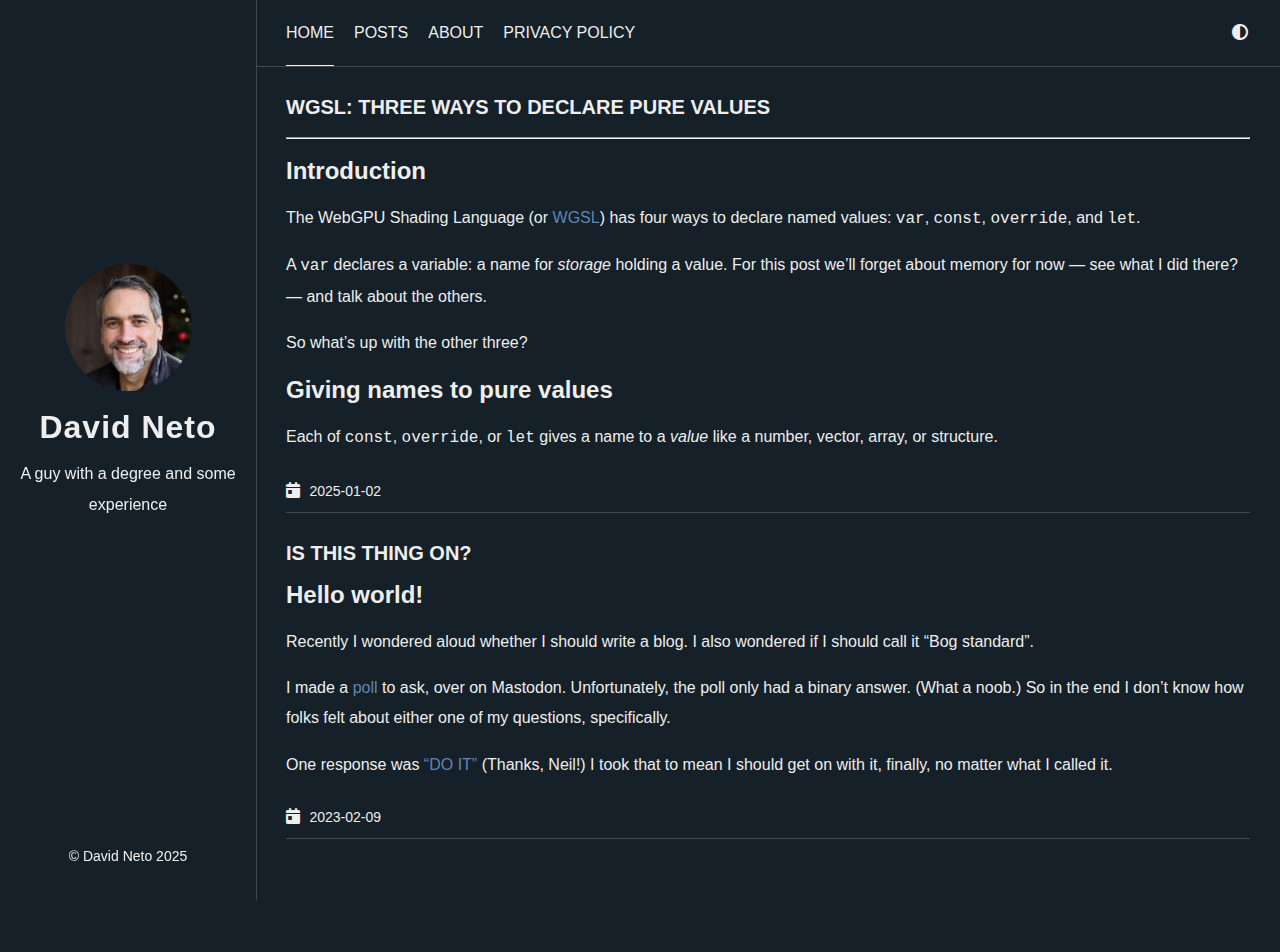
<file: index.html>
<!doctype html><html dir=ltr lang=en data-theme=dark class="html theme--dark"><head><meta charset=utf-8><title>David Neto
|
Afflatus detritus
</title><meta name=generator content="Hugo 0.140.2"><meta name=viewport content="width=device-width,initial-scale=1,viewport-fit=cover"><meta name=author content="David Neto"><meta name=description content="A guy with a degree and some experience"><link rel=stylesheet href=/scss/main.min.8573ccbcce9adb4803b05cc0cc2c1a2320227009e14b84f4ad07ef744f54a09b.css integrity="sha256-hXPMvM6a20gDsFzAzCwaIyAicAnhS4T0rQfvdE9UoJs=" crossorigin=anonymous type=text/css><link rel=stylesheet href=/css/markupHighlight.min.73ccfdf28df555e11009c13c20ced067af3cb021504cba43644c705930428b00.css integrity="sha256-c8z98o31VeEQCcE8IM7QZ688sCFQTLpDZExwWTBCiwA=" crossorigin=anonymous type=text/css><link rel=stylesheet href=/css/styles.min.9648e1953b0025dae07f9c5160c627e57270deca36fbdcea289f9c852952a08b.css integrity="sha256-lkjhlTsAJdrgf5xRYMYn5XJw3so2+9zqKJ+chSlSoIs=" crossorigin=anonymous media=screen><link rel=stylesheet href=/fontawesome/css/fontawesome.min.137b1cf3cea9a8adb7884343a9a5ddddf4280f59153f74dc782fb7f7bf0d0519.css integrity="sha256-E3sc886pqK23iENDqaXd3fQoD1kVP3TceC+3978NBRk=" crossorigin=anonymous type=text/css><link rel=stylesheet href=/fontawesome/css/solid.min.e65dc5b48fb5f39b142360c57c3a215744c94e56c755c929cc3e88fe12aab4d3.css integrity="sha256-5l3FtI+185sUI2DFfDohV0TJTlbHVckpzD6I/hKqtNM=" crossorigin=anonymous type=text/css><link rel=stylesheet href=/fontawesome/css/regular.min.6f4f16d58da1c82c0c3a3436e021a3d39b4742f741192c546e73e947eacfd92f.css integrity="sha256-b08W1Y2hyCwMOjQ24CGj05tHQvdBGSxUbnPpR+rP2S8=" crossorigin=anonymous type=text/css><link rel=stylesheet href=/fontawesome/css/brands.min.e10425ad768bc98ff1fb272a0ac8420f9d1ba22f0612c08ff1010c95080ffe7e.css integrity="sha256-4QQlrXaLyY/x+ycqCshCD50boi8GEsCP8QEMlQgP/n4=" crossorigin=anonymous type=text/css><link rel="shortcut icon" href=/favicon.ico type=image/x-icon><link rel=apple-touch-icon sizes=180x180 href=/apple-touch-icon.png><link rel=icon type=image/png sizes=32x32 href=/favicon-32x32.png><link rel=icon type=image/png sizes=16x16 href=/favicon-16x16.png><link rel=canonical href=https://www.dneto.dev/><link rel=alternate type=application/rss+xml href=/index.xml title="Afflatus detritus"><script type=text/javascript src=/js/anatole-header.min.f9132794301a01ff16550ed66763482bd848f62243d278f5e550229a158bfd32.js integrity="sha256-+RMnlDAaAf8WVQ7WZ2NIK9hI9iJD0nj15VAimhWL/TI=" crossorigin=anonymous></script><script type=text/javascript src=/js/anatole-theme-switcher.min.d6d329d93844b162e8bed1e915619625ca91687952177552b9b3e211014a2957.js integrity="sha256-1tMp2ThEsWLovtHpFWGWJcqRaHlSF3VSubPiEQFKKVc=" crossorigin=anonymous></script><meta name=twitter:card content="summary"><meta name=twitter:title content="Afflatus detritus"><meta name=twitter:description content="A guy with a degree and some experience"><meta property="og:url" content="https://www.dneto.dev/"><meta property="og:site_name" content="Afflatus detritus"><meta property="og:title" content="Afflatus detritus"><meta property="og:description" content="A guy with a degree and some experience"><meta property="og:locale" content="en_us"><meta property="og:type" content="website"><script type=application/ld+json>{"@context":"http://schema.org","@type":"WebSite","name":"Afflatus detritus","url":"https:\/\/www.dneto.dev\/","description":"A guy with a degree and some experience","thumbnailUrl":"https:\/\/www.dneto.dev\/","license":""}</script></head><body class=body><div class=wrapper><aside class=wrapper__sidebar><div class="sidebar
."><div class=sidebar__content><div class=sidebar__introduction><img class=sidebar__introduction-profileimage src=/images/profile.webp alt="profile picture"><div class=sidebar__introduction-title><h1><a href=/>David Neto</a></h1></div><div class=sidebar__introduction-description><p>A guy with a degree and some experience</p></div></div><ul class=sidebar__list></ul></div><footer class="footer footer__sidebar"><ul class=footer__list><li class=footer__item>&copy;
David Neto
2025</li></ul></footer><script type=text/javascript src=/js/medium-zoom.min.1248fa75275e5ef0cbef27e8c1e27dc507c445ae3a2c7d2ed0be0809555dac64.js integrity="sha256-Ekj6dSdeXvDL7yfoweJ9xQfERa46LH0u0L4ICVVdrGQ=" crossorigin=anonymous></script><script async src="https://www.googletagmanager.com/gtag/js?id=G-920QQBQFLX"></script><script>window.dataLayer=window.dataLayer||[];function gtag(){dataLayer.push(arguments)}gtag("js",new Date),gtag("config","G-920QQBQFLX")</script></div></aside><main class=wrapper__main><header class=header><div class=.><a role=button class=navbar-burger data-target=navMenu aria-label=menu aria-expanded=false><span aria-hidden=true class=navbar-burger__line></span>
<span aria-hidden=true class=navbar-burger__line></span>
<span aria-hidden=true class=navbar-burger__line></span></a><nav class=nav><ul class=nav__list id=navMenu><li class=nav__list-item><a class=nav__link--active href=/ title>Home</a></li><li class=nav__list-item><a href=/posts/ title>Posts</a></li><li class=nav__list-item><a href=/about/ title>About</a></li><li class=nav__list-item><a href=/privacy/ title>Privacy policy</a></li></ul><ul class="nav__list nav__list--end"><li class=nav__list-item><div class=themeswitch><a title="Switch Theme"><i class="fas fa-adjust fa-fw" aria-hidden=true></i></a></div></li></ul></nav></div></header><div class="post
."><div class=post__content></div></div><div class="post
."><div class=post__content><h3><a href=/posts/2025/wgsl-evaluation-phase/>WGSL: THREE WAYS TO DECLARE PURE VALUES</a></h3><p><hr><h2 id=introduction>Introduction</h2><p>The WebGPU Shading Language (or <a href=w3.org/TR/WGSL>WGSL</a>)
has four ways to declare named values: <code>var</code>, <code>const</code>, <code>override</code>, and <code>let</code>.</p><p>A <code>var</code> declares a variable: a name for <em>storage</em> holding a value.
For this post we&rsquo;ll forget about memory for now
&mdash; see what I did there? &mdash; and talk about the others.</p><p>So what&rsquo;s up with the other three?</p><h2 id=giving-names-to-pure-values>Giving names to pure values</h2><p>Each of <code>const</code>, <code>override</code>, or <code>let</code> gives a name to a <em>value</em> like a number, vector, array,
or structure.</p></p></div><div class=post__footer><em class="fas fa-calendar-day"></em>
<span class=post__footer-date>2025-01-02</span></div></div><div class="post
."><div class=post__content><h3><a href=/posts/2023/my-first-post/>IS THIS THING ON?</a></h3><p><h2 id=hello-world>Hello world!</h2><p>Recently I wondered aloud whether I should write a blog.
I also wondered if I should call it &ldquo;Bog standard&rdquo;.</p><p>I made a <a href=https://mastodon.gamedev.place/@dneto/109772457055894516>poll</a> to ask, over on Mastodon.
Unfortunately, the poll only had a binary answer. (What a noob.)
So in the end I don&rsquo;t know how folks felt about either one of my questions, specifically.</p><p>One response was <a href=https://mastodon.gamedev.place/@sheredom/109772462178688976>&ldquo;DO IT&rdquo;</a> (Thanks, Neil!)
I took that to mean I should get on with it, finally, no matter what I called it.</p></p></div><div class=post__footer><em class="fas fa-calendar-day"></em>
<span class=post__footer-date>2023-02-09</span></div></div><div class=pagination></div></main></div><footer class="footer footer__base"><ul class=footer__list><li class=footer__item>&copy;
David Neto
2025</li></ul></footer><script type=text/javascript src=/js/medium-zoom.min.1248fa75275e5ef0cbef27e8c1e27dc507c445ae3a2c7d2ed0be0809555dac64.js integrity="sha256-Ekj6dSdeXvDL7yfoweJ9xQfERa46LH0u0L4ICVVdrGQ=" crossorigin=anonymous></script><script async src="https://www.googletagmanager.com/gtag/js?id=G-920QQBQFLX"></script><script>window.dataLayer=window.dataLayer||[];function gtag(){dataLayer.push(arguments)}gtag("js",new Date),gtag("config","G-920QQBQFLX")</script></body></html>
</file>
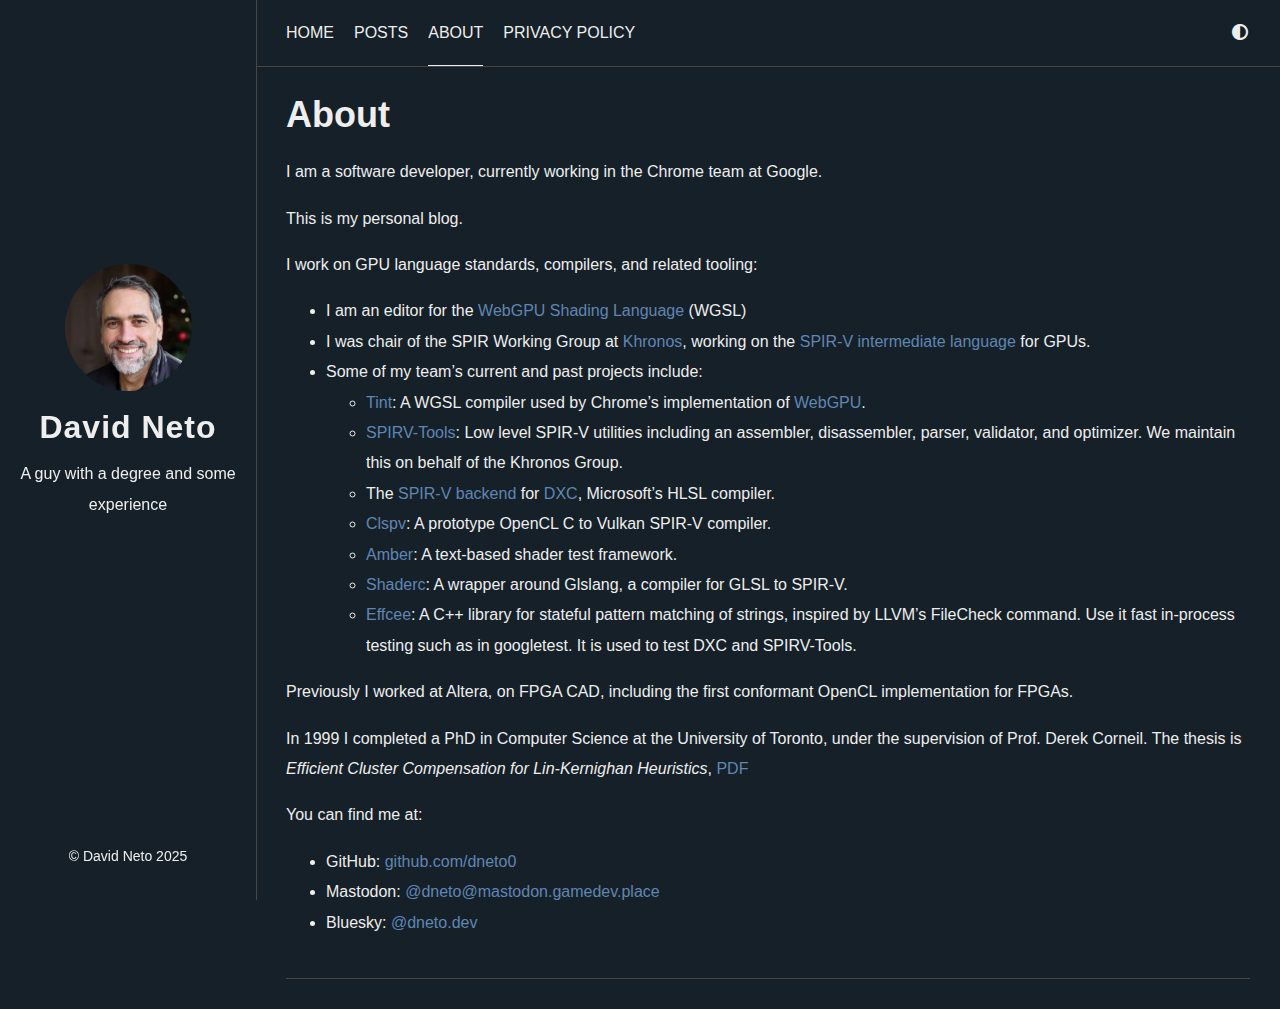
<file: about/index.html>
<!doctype html><html dir=ltr lang=en data-theme=dark class="html theme--dark"><head><meta charset=utf-8><title>David Neto
|
About
</title><meta name=generator content="Hugo 0.140.2"><meta name=viewport content="width=device-width,initial-scale=1,viewport-fit=cover"><meta name=author content="David Neto"><meta name=description content="A guy with a degree and some experience"><link rel=stylesheet href=/scss/main.min.8573ccbcce9adb4803b05cc0cc2c1a2320227009e14b84f4ad07ef744f54a09b.css integrity="sha256-hXPMvM6a20gDsFzAzCwaIyAicAnhS4T0rQfvdE9UoJs=" crossorigin=anonymous type=text/css><link rel=stylesheet href=/css/markupHighlight.min.73ccfdf28df555e11009c13c20ced067af3cb021504cba43644c705930428b00.css integrity="sha256-c8z98o31VeEQCcE8IM7QZ688sCFQTLpDZExwWTBCiwA=" crossorigin=anonymous type=text/css><link rel=stylesheet href=/css/styles.min.9648e1953b0025dae07f9c5160c627e57270deca36fbdcea289f9c852952a08b.css integrity="sha256-lkjhlTsAJdrgf5xRYMYn5XJw3so2+9zqKJ+chSlSoIs=" crossorigin=anonymous media=screen><link rel=stylesheet href=/fontawesome/css/fontawesome.min.137b1cf3cea9a8adb7884343a9a5ddddf4280f59153f74dc782fb7f7bf0d0519.css integrity="sha256-E3sc886pqK23iENDqaXd3fQoD1kVP3TceC+3978NBRk=" crossorigin=anonymous type=text/css><link rel=stylesheet href=/fontawesome/css/solid.min.e65dc5b48fb5f39b142360c57c3a215744c94e56c755c929cc3e88fe12aab4d3.css integrity="sha256-5l3FtI+185sUI2DFfDohV0TJTlbHVckpzD6I/hKqtNM=" crossorigin=anonymous type=text/css><link rel=stylesheet href=/fontawesome/css/regular.min.6f4f16d58da1c82c0c3a3436e021a3d39b4742f741192c546e73e947eacfd92f.css integrity="sha256-b08W1Y2hyCwMOjQ24CGj05tHQvdBGSxUbnPpR+rP2S8=" crossorigin=anonymous type=text/css><link rel=stylesheet href=/fontawesome/css/brands.min.e10425ad768bc98ff1fb272a0ac8420f9d1ba22f0612c08ff1010c95080ffe7e.css integrity="sha256-4QQlrXaLyY/x+ycqCshCD50boi8GEsCP8QEMlQgP/n4=" crossorigin=anonymous type=text/css><link rel="shortcut icon" href=/favicon.ico type=image/x-icon><link rel=apple-touch-icon sizes=180x180 href=/apple-touch-icon.png><link rel=icon type=image/png sizes=32x32 href=/favicon-32x32.png><link rel=icon type=image/png sizes=16x16 href=/favicon-16x16.png><link rel=canonical href=https://www.dneto.dev/about/><script type=text/javascript src=/js/anatole-header.min.f9132794301a01ff16550ed66763482bd848f62243d278f5e550229a158bfd32.js integrity="sha256-+RMnlDAaAf8WVQ7WZ2NIK9hI9iJD0nj15VAimhWL/TI=" crossorigin=anonymous></script><script type=text/javascript src=/js/anatole-theme-switcher.min.d6d329d93844b162e8bed1e915619625ca91687952177552b9b3e211014a2957.js integrity="sha256-1tMp2ThEsWLovtHpFWGWJcqRaHlSF3VSubPiEQFKKVc=" crossorigin=anonymous></script><meta name=twitter:card content="summary"><meta name=twitter:title content="About"><meta name=twitter:description content="I am a software developer, currently working in the Chrome team at Google.
This is my personal blog.
I work on GPU language standards, compilers, and related tooling:
I am an editor for the WebGPU Shading Language (WGSL) I was chair of the SPIR Working Group at Khronos, working on the SPIR-V intermediate language for GPUs. Some of my team’s current and past projects include: Tint: A WGSL compiler used by Chrome’s implementation of WebGPU. SPIRV-Tools: Low level SPIR-V utilities including an assembler, disassembler, parser, validator, and optimizer. We maintain this on behalf of the Khronos Group. The SPIR-V backend for DXC, Microsoft’s HLSL compiler. Clspv: A prototype OpenCL C to Vulkan SPIR-V compiler. Amber: A text-based shader test framework. Shaderc: A wrapper around Glslang, a compiler for GLSL to SPIR-V. Effcee: A C++ library for stateful pattern matching of strings, inspired by LLVM’s FileCheck command. Use it fast in-process testing such as in googletest. It is used to test DXC and SPIRV-Tools. Previously I worked at Altera, on FPGA CAD, including the first conformant OpenCL implementation for FPGAs."><meta property="og:url" content="https://www.dneto.dev/about/"><meta property="og:site_name" content="Afflatus detritus"><meta property="og:title" content="About"><meta property="og:description" content="I am a software developer, currently working in the Chrome team at Google.
This is my personal blog.
I work on GPU language standards, compilers, and related tooling:
I am an editor for the WebGPU Shading Language (WGSL) I was chair of the SPIR Working Group at Khronos, working on the SPIR-V intermediate language for GPUs. Some of my team’s current and past projects include: Tint: A WGSL compiler used by Chrome’s implementation of WebGPU. SPIRV-Tools: Low level SPIR-V utilities including an assembler, disassembler, parser, validator, and optimizer. We maintain this on behalf of the Khronos Group. The SPIR-V backend for DXC, Microsoft’s HLSL compiler. Clspv: A prototype OpenCL C to Vulkan SPIR-V compiler. Amber: A text-based shader test framework. Shaderc: A wrapper around Glslang, a compiler for GLSL to SPIR-V. Effcee: A C++ library for stateful pattern matching of strings, inspired by LLVM’s FileCheck command. Use it fast in-process testing such as in googletest. It is used to test DXC and SPIRV-Tools. Previously I worked at Altera, on FPGA CAD, including the first conformant OpenCL implementation for FPGAs."><meta property="og:locale" content="en_us"><meta property="og:type" content="article"><meta property="article:published_time" content="2023-02-10T01:12:35-05:00"><meta property="article:modified_time" content="2023-02-10T01:12:35-05:00"><script type=application/ld+json>{"@context":"http://schema.org","@type":"BlogPosting","articleSection":"","name":"About","headline":"About","alternativeHeadline":"","description":"
      
        \u003cp\u003eI am a software developer, currently working in the Chrome team at Google.\u003c\/p\u003e\n\u003cp\u003eThis is my personal blog.\u003c\/p\u003e\n\u003cp\u003eI work on GPU language standards, compilers, and related tooling:\u003c\/p\u003e\n\u003cul\u003e\n\u003cli\u003eI am an editor for the \u003ca href=\u0022https:\/\/w3.org\/TR\/WGSL\u0022\u003eWebGPU Shading Language\u003c\/a\u003e (WGSL)\u003c\/li\u003e\n\u003cli\u003eI was chair of the SPIR Working Group at \u003ca href=\u0022https:\/\/khronos.org\u0022\u003eKhronos\u003c\/a\u003e, working on the \u003ca href=\u0022https:\/\/khronos.org\/spir\u0022\u003eSPIR-V intermediate language\u003c\/a\u003e for GPUs.\u003c\/li\u003e\n\u003cli\u003eSome of my team\u0026rsquo;s current and past projects include:\n\u003cul\u003e\n\u003cli\u003e\u003ca href=\u0022https:\/\/dawn.googlesource.com\/dawn\/\u002b\/refs\/heads\/main\/src\/tint\/\u0022\u003eTint\u003c\/a\u003e: A WGSL compiler used by\nChrome\u0026rsquo;s implementation of \u003ca href=\u0022https:\/\/w3.org\/TR\/webgpu\u0022\u003eWebGPU\u003c\/a\u003e.\u003c\/li\u003e\n\u003cli\u003e\u003ca href=\u0022https:\/\/github.com\/KhronosGroup\/SPIRV-Tools\u0022\u003eSPIRV-Tools\u003c\/a\u003e: Low level SPIR-V\nutilities including an assembler, disassembler, parser, validator, and optimizer.\nWe maintain this on behalf of the Khronos Group.\u003c\/li\u003e\n\u003cli\u003eThe \u003ca href=\u0022https:\/\/github.com\/microsoft\/DirectXShaderCompiler\/blob\/main\/docs\/SPIR-V.rst\u0022\u003eSPIR-V backend\u003c\/a\u003e\nfor \u003ca href=\u0022https:\/\/github.com\/microsoft\/DirectXShaderCompiler\u0022\u003eDXC\u003c\/a\u003e, Microsoft\u0026rsquo;s HLSL compiler.\u003c\/li\u003e\n\u003cli\u003e\u003ca href=\u0022https:\/\/github.com\/google\/clspv\u0022\u003eClspv\u003c\/a\u003e: A prototype OpenCL C to Vulkan SPIR-V compiler.\u003c\/li\u003e\n\u003cli\u003e\u003ca href=\u0022https:\/\/github.com\/google\/amber\u0022\u003eAmber\u003c\/a\u003e: A text-based shader test framework.\u003c\/li\u003e\n\u003cli\u003e\u003ca href=\u0022https:\/\/github.com\/google\/shaderc\u0022\u003eShaderc\u003c\/a\u003e: A wrapper around Glslang, a compiler for GLSL to SPIR-V.\u003c\/li\u003e\n\u003cli\u003e\u003ca href=\u0022https:\/\/github.com\/google\/effcee\u0022\u003eEffcee\u003c\/a\u003e:\nA C\u002b\u002b library for stateful pattern matching of strings, inspired by LLVM\u0026rsquo;s FileCheck command.\nUse it fast in-process testing such as in googletest.\nIt is used to test DXC and SPIRV-Tools.\u003c\/li\u003e\n\u003c\/ul\u003e\n\u003c\/li\u003e\n\u003c\/ul\u003e\n\u003cp\u003ePreviously I worked at Altera, on FPGA CAD, including the first conformant OpenCL implementation for FPGAs.\u003c\/p\u003e


      


    ","inLanguage":"en-us","isFamilyFriendly":"true","mainEntityOfPage":{"@type":"WebPage","@id":"https:\/\/www.dneto.dev\/about\/"},"author":{"@type":"Person","name":"David Neto"},"creator":{"@type":"Person","name":"David Neto"},"accountablePerson":{"@type":"Person","name":"David Neto"},"copyrightHolder":{"@type":"Person","name":"David Neto"},"copyrightYear":"2023","dateCreated":"2023-02-10T01:12:35.00Z","datePublished":"2023-02-10T01:12:35.00Z","dateModified":"2023-02-10T01:12:35.00Z","publisher":{"@type":"Organization","name":"David Neto","url":"https://www.dneto.dev/","logo":{"@type":"ImageObject","url":"https:\/\/www.dneto.dev\/favicon-32x32.png","width":"32","height":"32"}},"image":[],"url":"https:\/\/www.dneto.dev\/about\/","wordCount":"221","genre":[],"keywords":[]}</script></head><body class=body><div class=wrapper><aside class=wrapper__sidebar><div class="sidebar
."><div class=sidebar__content><div class=sidebar__introduction><img class=sidebar__introduction-profileimage src=/images/profile.webp alt="profile picture"><div class=sidebar__introduction-title><a href=/>David Neto</a></div><div class=sidebar__introduction-description><p>A guy with a degree and some experience</p></div></div><ul class=sidebar__list></ul></div><footer class="footer footer__sidebar"><ul class=footer__list><li class=footer__item>&copy;
David Neto
2025</li></ul></footer><script type=text/javascript src=/js/medium-zoom.min.1248fa75275e5ef0cbef27e8c1e27dc507c445ae3a2c7d2ed0be0809555dac64.js integrity="sha256-Ekj6dSdeXvDL7yfoweJ9xQfERa46LH0u0L4ICVVdrGQ=" crossorigin=anonymous></script><script async src="https://www.googletagmanager.com/gtag/js?id=G-920QQBQFLX"></script><script>window.dataLayer=window.dataLayer||[];function gtag(){dataLayer.push(arguments)}gtag("js",new Date),gtag("config","G-920QQBQFLX")</script></div></aside><main class=wrapper__main><header class=header><div class=.><a role=button class=navbar-burger data-target=navMenu aria-label=menu aria-expanded=false><span aria-hidden=true class=navbar-burger__line></span>
<span aria-hidden=true class=navbar-burger__line></span>
<span aria-hidden=true class=navbar-burger__line></span></a><nav class=nav><ul class=nav__list id=navMenu><li class=nav__list-item><a href=/ title>Home</a></li><li class=nav__list-item><a href=/posts/ title>Posts</a></li><li class=nav__list-item><a class=nav__link--active href=/about/ title>About</a></li><li class=nav__list-item><a href=/privacy/ title>Privacy policy</a></li></ul><ul class="nav__list nav__list--end"><li class=nav__list-item><div class=themeswitch><a title="Switch Theme"><i class="fas fa-adjust fa-fw" aria-hidden=true></i></a></div></li></ul></nav></div></header><div class="post
."><div class=post__content><h1>About</h1><p>I am a software developer, currently working in the Chrome team at Google.</p><p>This is my personal blog.</p><p>I work on GPU language standards, compilers, and related tooling:</p><ul><li>I am an editor for the <a href=https://w3.org/TR/WGSL>WebGPU Shading Language</a> (WGSL)</li><li>I was chair of the SPIR Working Group at <a href=https://khronos.org>Khronos</a>, working on the <a href=https://khronos.org/spir>SPIR-V intermediate language</a> for GPUs.</li><li>Some of my team&rsquo;s current and past projects include:<ul><li><a href=https://dawn.googlesource.com/dawn/+/refs/heads/main/src/tint/>Tint</a>: A WGSL compiler used by
Chrome&rsquo;s implementation of <a href=https://w3.org/TR/webgpu>WebGPU</a>.</li><li><a href=https://github.com/KhronosGroup/SPIRV-Tools>SPIRV-Tools</a>: Low level SPIR-V
utilities including an assembler, disassembler, parser, validator, and optimizer.
We maintain this on behalf of the Khronos Group.</li><li>The <a href=https://github.com/microsoft/DirectXShaderCompiler/blob/main/docs/SPIR-V.rst>SPIR-V backend</a>
for <a href=https://github.com/microsoft/DirectXShaderCompiler>DXC</a>, Microsoft&rsquo;s HLSL compiler.</li><li><a href=https://github.com/google/clspv>Clspv</a>: A prototype OpenCL C to Vulkan SPIR-V compiler.</li><li><a href=https://github.com/google/amber>Amber</a>: A text-based shader test framework.</li><li><a href=https://github.com/google/shaderc>Shaderc</a>: A wrapper around Glslang, a compiler for GLSL to SPIR-V.</li><li><a href=https://github.com/google/effcee>Effcee</a>:
A C++ library for stateful pattern matching of strings, inspired by LLVM&rsquo;s FileCheck command.
Use it fast in-process testing such as in googletest.
It is used to test DXC and SPIRV-Tools.</li></ul></li></ul><p>Previously I worked at Altera, on FPGA CAD, including the first conformant OpenCL implementation for FPGAs.</p><p>In 1999 I completed a PhD in Computer Science at the University of Toronto,
under the supervision of Prof. Derek Corneil.
The thesis is <em>Efficient Cluster Compensation for Lin-Kernighan Heuristics</em>, <a href=http://www.cs.toronto.edu/dcs/theses/PhD/1998-99/Neto.phd.pdf>PDF</a></p><p>You can find me at:</p><ul><li>GitHub: <a href=https://github.com/dneto0>github.com/dneto0</a></li><li>Mastodon: <a href=https://mastodon.gamedev.place/@dneto>@dneto@mastodon.gamedev.place</a></li><li>Bluesky: <a href=https://bsky.app/profile/dneto.dev>@dneto.dev</a></li></ul></div><div class=post__footer></div></div></main></div><footer class="footer footer__base"><ul class=footer__list><li class=footer__item>&copy;
David Neto
2025</li></ul></footer><script type=text/javascript src=/js/medium-zoom.min.1248fa75275e5ef0cbef27e8c1e27dc507c445ae3a2c7d2ed0be0809555dac64.js integrity="sha256-Ekj6dSdeXvDL7yfoweJ9xQfERa46LH0u0L4ICVVdrGQ=" crossorigin=anonymous></script><script async src="https://www.googletagmanager.com/gtag/js?id=G-920QQBQFLX"></script><script>window.dataLayer=window.dataLayer||[];function gtag(){dataLayer.push(arguments)}gtag("js",new Date),gtag("config","G-920QQBQFLX")</script></body></html>
</file>
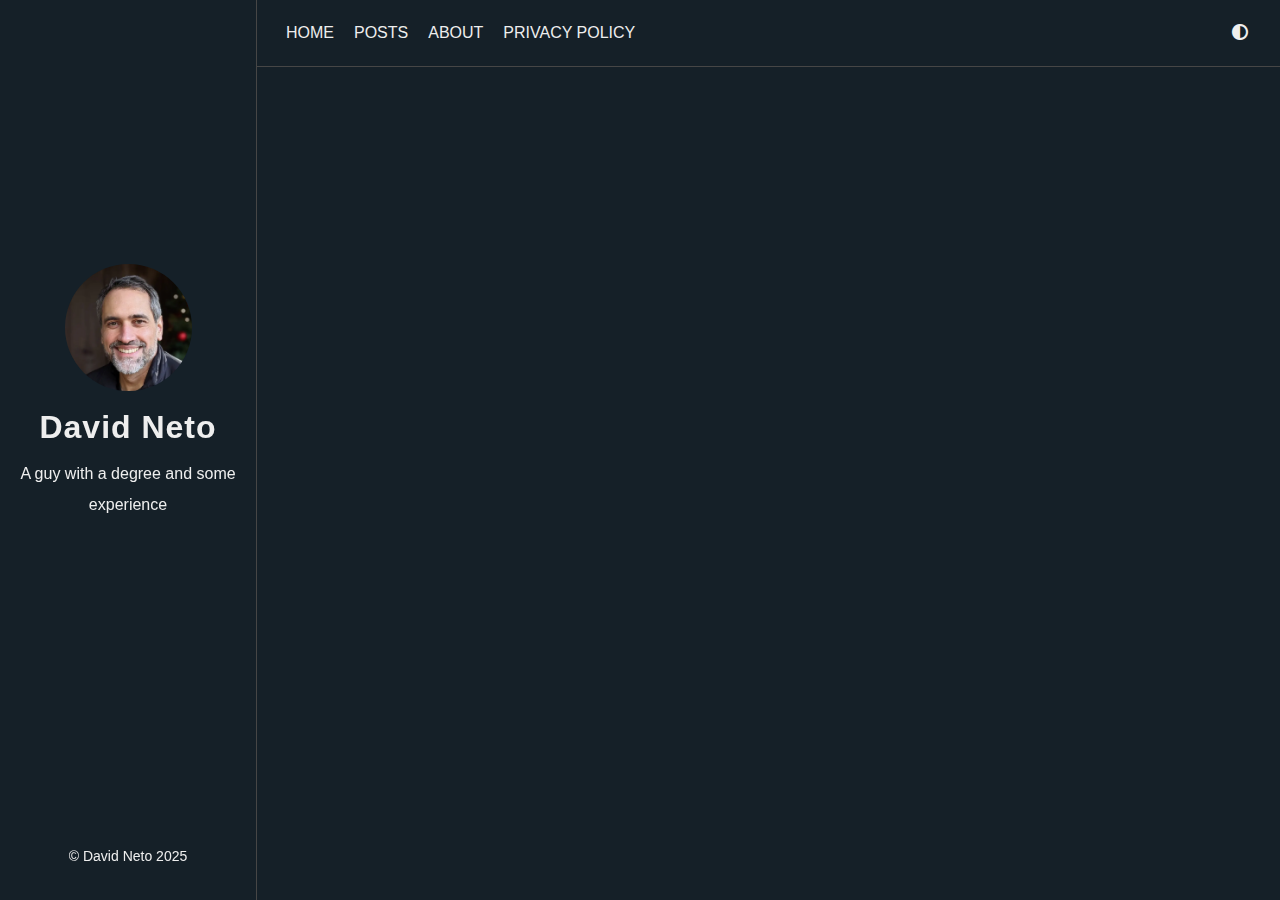
<file: categories/index.html>
<!doctype html><html dir=ltr lang=en data-theme=dark class="html theme--dark"><head><meta charset=utf-8><title>David Neto
|
Categories
</title><meta name=generator content="Hugo 0.140.2"><meta name=viewport content="width=device-width,initial-scale=1,viewport-fit=cover"><meta name=author content="David Neto"><meta name=description content="A guy with a degree and some experience"><link rel=stylesheet href=/scss/main.min.8573ccbcce9adb4803b05cc0cc2c1a2320227009e14b84f4ad07ef744f54a09b.css integrity="sha256-hXPMvM6a20gDsFzAzCwaIyAicAnhS4T0rQfvdE9UoJs=" crossorigin=anonymous type=text/css><link rel=stylesheet href=/css/markupHighlight.min.73ccfdf28df555e11009c13c20ced067af3cb021504cba43644c705930428b00.css integrity="sha256-c8z98o31VeEQCcE8IM7QZ688sCFQTLpDZExwWTBCiwA=" crossorigin=anonymous type=text/css><link rel=stylesheet href=/css/styles.min.9648e1953b0025dae07f9c5160c627e57270deca36fbdcea289f9c852952a08b.css integrity="sha256-lkjhlTsAJdrgf5xRYMYn5XJw3so2+9zqKJ+chSlSoIs=" crossorigin=anonymous media=screen><link rel=stylesheet href=/fontawesome/css/fontawesome.min.137b1cf3cea9a8adb7884343a9a5ddddf4280f59153f74dc782fb7f7bf0d0519.css integrity="sha256-E3sc886pqK23iENDqaXd3fQoD1kVP3TceC+3978NBRk=" crossorigin=anonymous type=text/css><link rel=stylesheet href=/fontawesome/css/solid.min.e65dc5b48fb5f39b142360c57c3a215744c94e56c755c929cc3e88fe12aab4d3.css integrity="sha256-5l3FtI+185sUI2DFfDohV0TJTlbHVckpzD6I/hKqtNM=" crossorigin=anonymous type=text/css><link rel=stylesheet href=/fontawesome/css/regular.min.6f4f16d58da1c82c0c3a3436e021a3d39b4742f741192c546e73e947eacfd92f.css integrity="sha256-b08W1Y2hyCwMOjQ24CGj05tHQvdBGSxUbnPpR+rP2S8=" crossorigin=anonymous type=text/css><link rel=stylesheet href=/fontawesome/css/brands.min.e10425ad768bc98ff1fb272a0ac8420f9d1ba22f0612c08ff1010c95080ffe7e.css integrity="sha256-4QQlrXaLyY/x+ycqCshCD50boi8GEsCP8QEMlQgP/n4=" crossorigin=anonymous type=text/css><link rel="shortcut icon" href=/favicon.ico type=image/x-icon><link rel=apple-touch-icon sizes=180x180 href=/apple-touch-icon.png><link rel=icon type=image/png sizes=32x32 href=/favicon-32x32.png><link rel=icon type=image/png sizes=16x16 href=/favicon-16x16.png><link rel=canonical href=https://www.dneto.dev/categories/><link rel=alternate type=application/rss+xml href=/categories/index.xml title="Afflatus detritus"><script type=text/javascript src=/js/anatole-header.min.f9132794301a01ff16550ed66763482bd848f62243d278f5e550229a158bfd32.js integrity="sha256-+RMnlDAaAf8WVQ7WZ2NIK9hI9iJD0nj15VAimhWL/TI=" crossorigin=anonymous></script><script type=text/javascript src=/js/anatole-theme-switcher.min.d6d329d93844b162e8bed1e915619625ca91687952177552b9b3e211014a2957.js integrity="sha256-1tMp2ThEsWLovtHpFWGWJcqRaHlSF3VSubPiEQFKKVc=" crossorigin=anonymous></script><meta name=twitter:card content="summary"><meta name=twitter:title content="Categories"><meta name=twitter:description content="A guy with a degree and some experience"><meta property="og:url" content="https://www.dneto.dev/categories/"><meta property="og:site_name" content="Afflatus detritus"><meta property="og:title" content="Categories"><meta property="og:description" content="A guy with a degree and some experience"><meta property="og:locale" content="en_us"><meta property="og:type" content="website"></head><body class=body><div class=wrapper><aside class=wrapper__sidebar><div class="sidebar
."><div class=sidebar__content><div class=sidebar__introduction><img class=sidebar__introduction-profileimage src=/images/profile.webp alt="profile picture"><div class=sidebar__introduction-title><a href=/>David Neto</a></div><div class=sidebar__introduction-description><p>A guy with a degree and some experience</p></div></div><ul class=sidebar__list></ul></div><footer class="footer footer__sidebar"><ul class=footer__list><li class=footer__item>&copy;
David Neto
2025</li></ul></footer><script type=text/javascript src=/js/medium-zoom.min.1248fa75275e5ef0cbef27e8c1e27dc507c445ae3a2c7d2ed0be0809555dac64.js integrity="sha256-Ekj6dSdeXvDL7yfoweJ9xQfERa46LH0u0L4ICVVdrGQ=" crossorigin=anonymous></script><script async src="https://www.googletagmanager.com/gtag/js?id=G-920QQBQFLX"></script><script>window.dataLayer=window.dataLayer||[];function gtag(){dataLayer.push(arguments)}gtag("js",new Date),gtag("config","G-920QQBQFLX")</script></div></aside><main class=wrapper__main><header class=header><div class=.><a role=button class=navbar-burger data-target=navMenu aria-label=menu aria-expanded=false><span aria-hidden=true class=navbar-burger__line></span>
<span aria-hidden=true class=navbar-burger__line></span>
<span aria-hidden=true class=navbar-burger__line></span></a><nav class=nav><ul class=nav__list id=navMenu><li class=nav__list-item><a href=/ title>Home</a></li><li class=nav__list-item><a href=/posts/ title>Posts</a></li><li class=nav__list-item><a href=/about/ title>About</a></li><li class=nav__list-item><a href=/privacy/ title>Privacy policy</a></li></ul><ul class="nav__list nav__list--end"><li class=nav__list-item><div class=themeswitch><a title="Switch Theme"><i class="fas fa-adjust fa-fw" aria-hidden=true></i></a></div></li></ul></nav></div></header><div class="archive
."></div></main></div><footer class="footer footer__base"><ul class=footer__list><li class=footer__item>&copy;
David Neto
2025</li></ul></footer><script type=text/javascript src=/js/medium-zoom.min.1248fa75275e5ef0cbef27e8c1e27dc507c445ae3a2c7d2ed0be0809555dac64.js integrity="sha256-Ekj6dSdeXvDL7yfoweJ9xQfERa46LH0u0L4ICVVdrGQ=" crossorigin=anonymous></script><script async src="https://www.googletagmanager.com/gtag/js?id=G-920QQBQFLX"></script><script>window.dataLayer=window.dataLayer||[];function gtag(){dataLayer.push(arguments)}gtag("js",new Date),gtag("config","G-920QQBQFLX")</script></body></html>
</file>
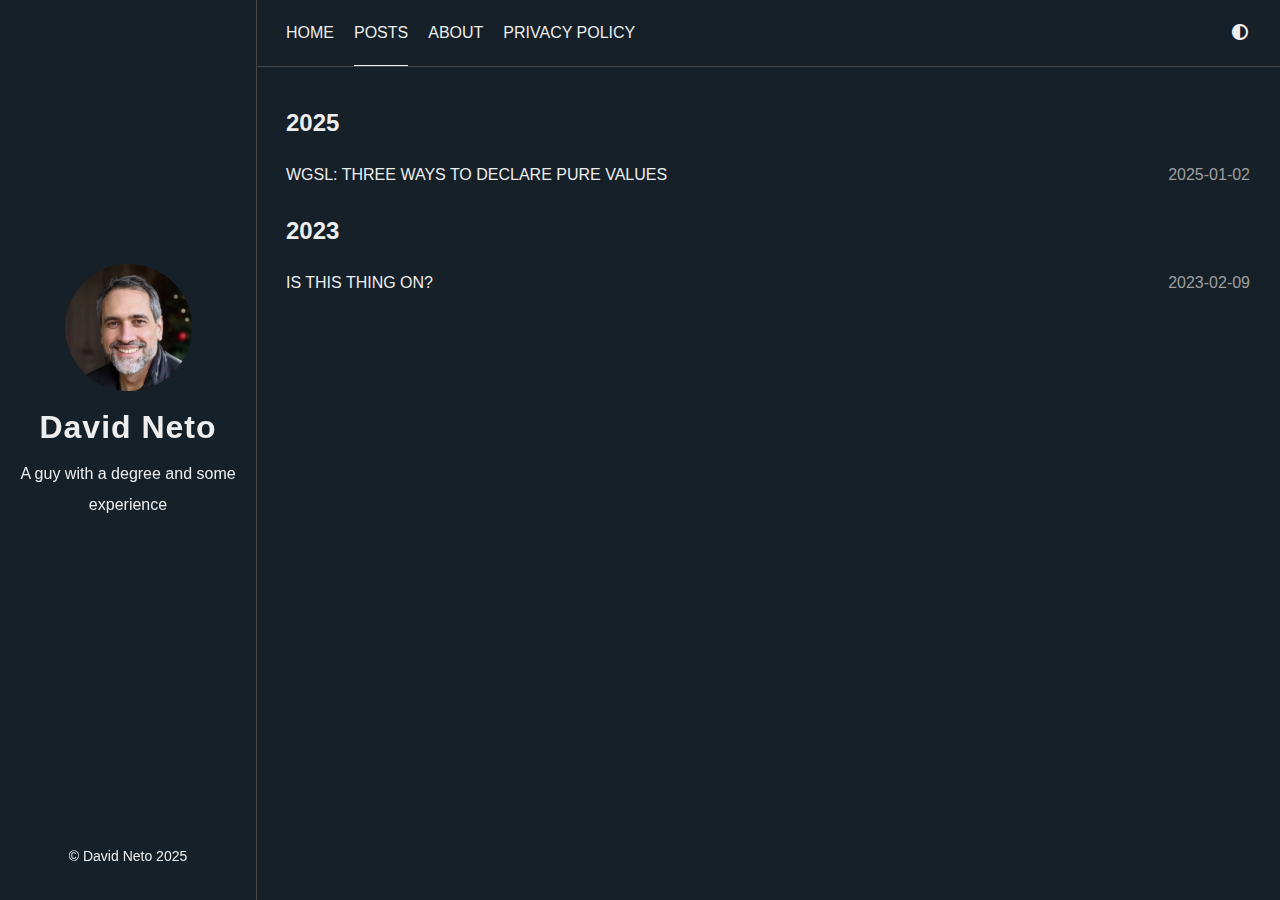
<file: posts/index.html>
<!doctype html><html dir=ltr lang=en data-theme=dark class="html theme--dark"><head><meta charset=utf-8><title>David Neto
|
Posts
</title><meta name=generator content="Hugo 0.140.2"><meta name=viewport content="width=device-width,initial-scale=1,viewport-fit=cover"><meta name=author content="David Neto"><meta name=description content="A guy with a degree and some experience"><link rel=stylesheet href=/scss/main.min.8573ccbcce9adb4803b05cc0cc2c1a2320227009e14b84f4ad07ef744f54a09b.css integrity="sha256-hXPMvM6a20gDsFzAzCwaIyAicAnhS4T0rQfvdE9UoJs=" crossorigin=anonymous type=text/css><link rel=stylesheet href=/css/markupHighlight.min.73ccfdf28df555e11009c13c20ced067af3cb021504cba43644c705930428b00.css integrity="sha256-c8z98o31VeEQCcE8IM7QZ688sCFQTLpDZExwWTBCiwA=" crossorigin=anonymous type=text/css><link rel=stylesheet href=/css/styles.min.9648e1953b0025dae07f9c5160c627e57270deca36fbdcea289f9c852952a08b.css integrity="sha256-lkjhlTsAJdrgf5xRYMYn5XJw3so2+9zqKJ+chSlSoIs=" crossorigin=anonymous media=screen><link rel=stylesheet href=/fontawesome/css/fontawesome.min.137b1cf3cea9a8adb7884343a9a5ddddf4280f59153f74dc782fb7f7bf0d0519.css integrity="sha256-E3sc886pqK23iENDqaXd3fQoD1kVP3TceC+3978NBRk=" crossorigin=anonymous type=text/css><link rel=stylesheet href=/fontawesome/css/solid.min.e65dc5b48fb5f39b142360c57c3a215744c94e56c755c929cc3e88fe12aab4d3.css integrity="sha256-5l3FtI+185sUI2DFfDohV0TJTlbHVckpzD6I/hKqtNM=" crossorigin=anonymous type=text/css><link rel=stylesheet href=/fontawesome/css/regular.min.6f4f16d58da1c82c0c3a3436e021a3d39b4742f741192c546e73e947eacfd92f.css integrity="sha256-b08W1Y2hyCwMOjQ24CGj05tHQvdBGSxUbnPpR+rP2S8=" crossorigin=anonymous type=text/css><link rel=stylesheet href=/fontawesome/css/brands.min.e10425ad768bc98ff1fb272a0ac8420f9d1ba22f0612c08ff1010c95080ffe7e.css integrity="sha256-4QQlrXaLyY/x+ycqCshCD50boi8GEsCP8QEMlQgP/n4=" crossorigin=anonymous type=text/css><link rel="shortcut icon" href=/favicon.ico type=image/x-icon><link rel=apple-touch-icon sizes=180x180 href=/apple-touch-icon.png><link rel=icon type=image/png sizes=32x32 href=/favicon-32x32.png><link rel=icon type=image/png sizes=16x16 href=/favicon-16x16.png><link rel=canonical href=https://www.dneto.dev/posts/><link rel=alternate type=application/rss+xml href=/posts/index.xml title="Afflatus detritus"><script type=text/javascript src=/js/anatole-header.min.f9132794301a01ff16550ed66763482bd848f62243d278f5e550229a158bfd32.js integrity="sha256-+RMnlDAaAf8WVQ7WZ2NIK9hI9iJD0nj15VAimhWL/TI=" crossorigin=anonymous></script><script type=text/javascript src=/js/anatole-theme-switcher.min.d6d329d93844b162e8bed1e915619625ca91687952177552b9b3e211014a2957.js integrity="sha256-1tMp2ThEsWLovtHpFWGWJcqRaHlSF3VSubPiEQFKKVc=" crossorigin=anonymous></script><meta name=twitter:card content="summary"><meta name=twitter:title content="Posts"><meta name=twitter:description content="A guy with a degree and some experience"><meta property="og:url" content="https://www.dneto.dev/posts/"><meta property="og:site_name" content="Afflatus detritus"><meta property="og:title" content="Posts"><meta property="og:description" content="A guy with a degree and some experience"><meta property="og:locale" content="en_us"><meta property="og:type" content="website"></head><body class=body><div class=wrapper><aside class=wrapper__sidebar><div class="sidebar
."><div class=sidebar__content><div class=sidebar__introduction><img class=sidebar__introduction-profileimage src=/images/profile.webp alt="profile picture"><div class=sidebar__introduction-title><a href=/>David Neto</a></div><div class=sidebar__introduction-description><p>A guy with a degree and some experience</p></div></div><ul class=sidebar__list></ul></div><footer class="footer footer__sidebar"><ul class=footer__list><li class=footer__item>&copy;
David Neto
2025</li></ul></footer><script type=text/javascript src=/js/medium-zoom.min.1248fa75275e5ef0cbef27e8c1e27dc507c445ae3a2c7d2ed0be0809555dac64.js integrity="sha256-Ekj6dSdeXvDL7yfoweJ9xQfERa46LH0u0L4ICVVdrGQ=" crossorigin=anonymous></script><script async src="https://www.googletagmanager.com/gtag/js?id=G-920QQBQFLX"></script><script>window.dataLayer=window.dataLayer||[];function gtag(){dataLayer.push(arguments)}gtag("js",new Date),gtag("config","G-920QQBQFLX")</script></div></aside><main class=wrapper__main><header class=header><div class=.><a role=button class=navbar-burger data-target=navMenu aria-label=menu aria-expanded=false><span aria-hidden=true class=navbar-burger__line></span>
<span aria-hidden=true class=navbar-burger__line></span>
<span aria-hidden=true class=navbar-burger__line></span></a><nav class=nav><ul class=nav__list id=navMenu><li class=nav__list-item><a href=/ title>Home</a></li><li class=nav__list-item><a class=nav__link--active href=/posts/ title>Posts</a></li><li class=nav__list-item><a href=/about/ title>About</a></li><li class=nav__list-item><a href=/privacy/ title>Privacy policy</a></li></ul><ul class="nav__list nav__list--end"><li class=nav__list-item><div class=themeswitch><a title="Switch Theme"><i class="fas fa-adjust fa-fw" aria-hidden=true></i></a></div></li></ul></nav></div></header><div class="archive
."><div class=archive__heading>2025</div><ul class=archive__list><li class=archive__list-item><a class=archive__list-title href=/posts/2025/wgsl-evaluation-phase/ title="WGSL: Three ways to declare pure values">WGSL: THREE WAYS TO DECLARE PURE VALUES</a><div class=archive__list-date>2025-01-02</div></li></ul><div class=archive__heading>2023</div><ul class=archive__list><li class=archive__list-item><a class=archive__list-title href=/posts/2023/my-first-post/ title="Is this thing on?">IS THIS THING ON?</a><div class=archive__list-date>2023-02-09</div></li></ul></div></main></div><footer class="footer footer__base"><ul class=footer__list><li class=footer__item>&copy;
David Neto
2025</li></ul></footer><script type=text/javascript src=/js/medium-zoom.min.1248fa75275e5ef0cbef27e8c1e27dc507c445ae3a2c7d2ed0be0809555dac64.js integrity="sha256-Ekj6dSdeXvDL7yfoweJ9xQfERa46LH0u0L4ICVVdrGQ=" crossorigin=anonymous></script><script async src="https://www.googletagmanager.com/gtag/js?id=G-920QQBQFLX"></script><script>window.dataLayer=window.dataLayer||[];function gtag(){dataLayer.push(arguments)}gtag("js",new Date),gtag("config","G-920QQBQFLX")</script></body></html>
</file>
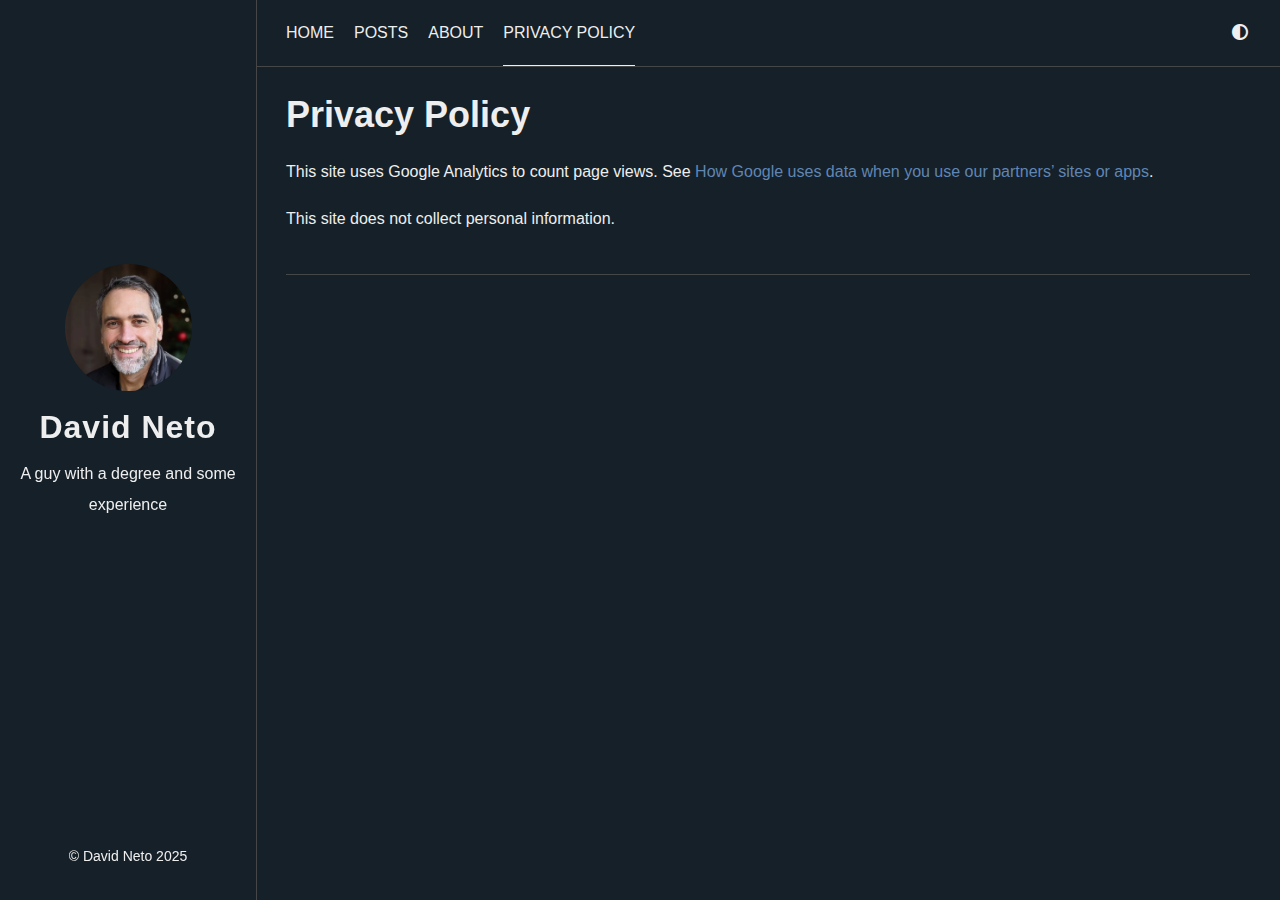
<file: privacy/index.html>
<!doctype html><html dir=ltr lang=en data-theme=dark class="html theme--dark"><head><meta charset=utf-8><title>David Neto
|
Privacy Policy
</title><meta name=generator content="Hugo 0.140.2"><meta name=viewport content="width=device-width,initial-scale=1,viewport-fit=cover"><meta name=author content="David Neto"><meta name=description content="A guy with a degree and some experience"><link rel=stylesheet href=/scss/main.min.8573ccbcce9adb4803b05cc0cc2c1a2320227009e14b84f4ad07ef744f54a09b.css integrity="sha256-hXPMvM6a20gDsFzAzCwaIyAicAnhS4T0rQfvdE9UoJs=" crossorigin=anonymous type=text/css><link rel=stylesheet href=/css/markupHighlight.min.73ccfdf28df555e11009c13c20ced067af3cb021504cba43644c705930428b00.css integrity="sha256-c8z98o31VeEQCcE8IM7QZ688sCFQTLpDZExwWTBCiwA=" crossorigin=anonymous type=text/css><link rel=stylesheet href=/css/styles.min.9648e1953b0025dae07f9c5160c627e57270deca36fbdcea289f9c852952a08b.css integrity="sha256-lkjhlTsAJdrgf5xRYMYn5XJw3so2+9zqKJ+chSlSoIs=" crossorigin=anonymous media=screen><link rel=stylesheet href=/fontawesome/css/fontawesome.min.137b1cf3cea9a8adb7884343a9a5ddddf4280f59153f74dc782fb7f7bf0d0519.css integrity="sha256-E3sc886pqK23iENDqaXd3fQoD1kVP3TceC+3978NBRk=" crossorigin=anonymous type=text/css><link rel=stylesheet href=/fontawesome/css/solid.min.e65dc5b48fb5f39b142360c57c3a215744c94e56c755c929cc3e88fe12aab4d3.css integrity="sha256-5l3FtI+185sUI2DFfDohV0TJTlbHVckpzD6I/hKqtNM=" crossorigin=anonymous type=text/css><link rel=stylesheet href=/fontawesome/css/regular.min.6f4f16d58da1c82c0c3a3436e021a3d39b4742f741192c546e73e947eacfd92f.css integrity="sha256-b08W1Y2hyCwMOjQ24CGj05tHQvdBGSxUbnPpR+rP2S8=" crossorigin=anonymous type=text/css><link rel=stylesheet href=/fontawesome/css/brands.min.e10425ad768bc98ff1fb272a0ac8420f9d1ba22f0612c08ff1010c95080ffe7e.css integrity="sha256-4QQlrXaLyY/x+ycqCshCD50boi8GEsCP8QEMlQgP/n4=" crossorigin=anonymous type=text/css><link rel="shortcut icon" href=/favicon.ico type=image/x-icon><link rel=apple-touch-icon sizes=180x180 href=/apple-touch-icon.png><link rel=icon type=image/png sizes=32x32 href=/favicon-32x32.png><link rel=icon type=image/png sizes=16x16 href=/favicon-16x16.png><link rel=canonical href=https://www.dneto.dev/privacy/><script type=text/javascript src=/js/anatole-header.min.f9132794301a01ff16550ed66763482bd848f62243d278f5e550229a158bfd32.js integrity="sha256-+RMnlDAaAf8WVQ7WZ2NIK9hI9iJD0nj15VAimhWL/TI=" crossorigin=anonymous></script><script type=text/javascript src=/js/anatole-theme-switcher.min.d6d329d93844b162e8bed1e915619625ca91687952177552b9b3e211014a2957.js integrity="sha256-1tMp2ThEsWLovtHpFWGWJcqRaHlSF3VSubPiEQFKKVc=" crossorigin=anonymous></script><meta name=twitter:card content="summary"><meta name=twitter:title content="Privacy Policy"><meta name=twitter:description content="This site uses Google Analytics to count page views. See How Google uses data when you use our partners’ sites or apps.
This site does not collect personal information."><meta property="og:url" content="https://www.dneto.dev/privacy/"><meta property="og:site_name" content="Afflatus detritus"><meta property="og:title" content="Privacy Policy"><meta property="og:description" content="This site uses Google Analytics to count page views. See How Google uses data when you use our partners’ sites or apps.
This site does not collect personal information."><meta property="og:locale" content="en_us"><meta property="og:type" content="article"><meta property="article:published_time" content="2023-03-19T00:00:00+00:00"><meta property="article:modified_time" content="2023-03-19T00:00:00+00:00"><script type=application/ld+json>{"@context":"http://schema.org","@type":"BlogPosting","articleSection":"","name":"Privacy Policy","headline":"Privacy Policy","alternativeHeadline":"","description":"
      
        \u003cp\u003eThis site uses Google Analytics to count page views.\nSee \u003ca href=\u0022https:\/\/www.google.com\/policies\/privacy\/partners\/\u0022\u003eHow Google uses data when you use our partners\u0026rsquo; sites or apps\u003c\/a\u003e.\u003c\/p\u003e\n\u003cp\u003eThis site does not collect personal information.\u003c\/p\u003e


      


    ","inLanguage":"en-us","isFamilyFriendly":"true","mainEntityOfPage":{"@type":"WebPage","@id":"https:\/\/www.dneto.dev\/privacy\/"},"author":{"@type":"Person","name":"David Neto"},"creator":{"@type":"Person","name":"David Neto"},"accountablePerson":{"@type":"Person","name":"David Neto"},"copyrightHolder":{"@type":"Person","name":"David Neto"},"copyrightYear":"2023","dateCreated":"2023-03-19T00:00:00.00Z","datePublished":"2023-03-19T00:00:00.00Z","dateModified":"2023-03-19T00:00:00.00Z","publisher":{"@type":"Organization","name":"David Neto","url":"https://www.dneto.dev/","logo":{"@type":"ImageObject","url":"https:\/\/www.dneto.dev\/favicon-32x32.png","width":"32","height":"32"}},"image":[],"url":"https:\/\/www.dneto.dev\/privacy\/","wordCount":"29","genre":[],"keywords":[]}</script></head><body class=body><div class=wrapper><aside class=wrapper__sidebar><div class="sidebar
."><div class=sidebar__content><div class=sidebar__introduction><img class=sidebar__introduction-profileimage src=/images/profile.webp alt="profile picture"><div class=sidebar__introduction-title><a href=/>David Neto</a></div><div class=sidebar__introduction-description><p>A guy with a degree and some experience</p></div></div><ul class=sidebar__list></ul></div><footer class="footer footer__sidebar"><ul class=footer__list><li class=footer__item>&copy;
David Neto
2025</li></ul></footer><script type=text/javascript src=/js/medium-zoom.min.1248fa75275e5ef0cbef27e8c1e27dc507c445ae3a2c7d2ed0be0809555dac64.js integrity="sha256-Ekj6dSdeXvDL7yfoweJ9xQfERa46LH0u0L4ICVVdrGQ=" crossorigin=anonymous></script><script async src="https://www.googletagmanager.com/gtag/js?id=G-920QQBQFLX"></script><script>window.dataLayer=window.dataLayer||[];function gtag(){dataLayer.push(arguments)}gtag("js",new Date),gtag("config","G-920QQBQFLX")</script></div></aside><main class=wrapper__main><header class=header><div class=.><a role=button class=navbar-burger data-target=navMenu aria-label=menu aria-expanded=false><span aria-hidden=true class=navbar-burger__line></span>
<span aria-hidden=true class=navbar-burger__line></span>
<span aria-hidden=true class=navbar-burger__line></span></a><nav class=nav><ul class=nav__list id=navMenu><li class=nav__list-item><a href=/ title>Home</a></li><li class=nav__list-item><a href=/posts/ title>Posts</a></li><li class=nav__list-item><a href=/about/ title>About</a></li><li class=nav__list-item><a class=nav__link--active href=/privacy/ title>Privacy policy</a></li></ul><ul class="nav__list nav__list--end"><li class=nav__list-item><div class=themeswitch><a title="Switch Theme"><i class="fas fa-adjust fa-fw" aria-hidden=true></i></a></div></li></ul></nav></div></header><div class="post
."><div class=post__content><h1>Privacy Policy</h1><p>This site uses Google Analytics to count page views.
See <a href=https://www.google.com/policies/privacy/partners/>How Google uses data when you use our partners&rsquo; sites or apps</a>.</p><p>This site does not collect personal information.</p></div><div class=post__footer></div></div></main></div><footer class="footer footer__base"><ul class=footer__list><li class=footer__item>&copy;
David Neto
2025</li></ul></footer><script type=text/javascript src=/js/medium-zoom.min.1248fa75275e5ef0cbef27e8c1e27dc507c445ae3a2c7d2ed0be0809555dac64.js integrity="sha256-Ekj6dSdeXvDL7yfoweJ9xQfERa46LH0u0L4ICVVdrGQ=" crossorigin=anonymous></script><script async src="https://www.googletagmanager.com/gtag/js?id=G-920QQBQFLX"></script><script>window.dataLayer=window.dataLayer||[];function gtag(){dataLayer.push(arguments)}gtag("js",new Date),gtag("config","G-920QQBQFLX")</script></body></html>
</file>
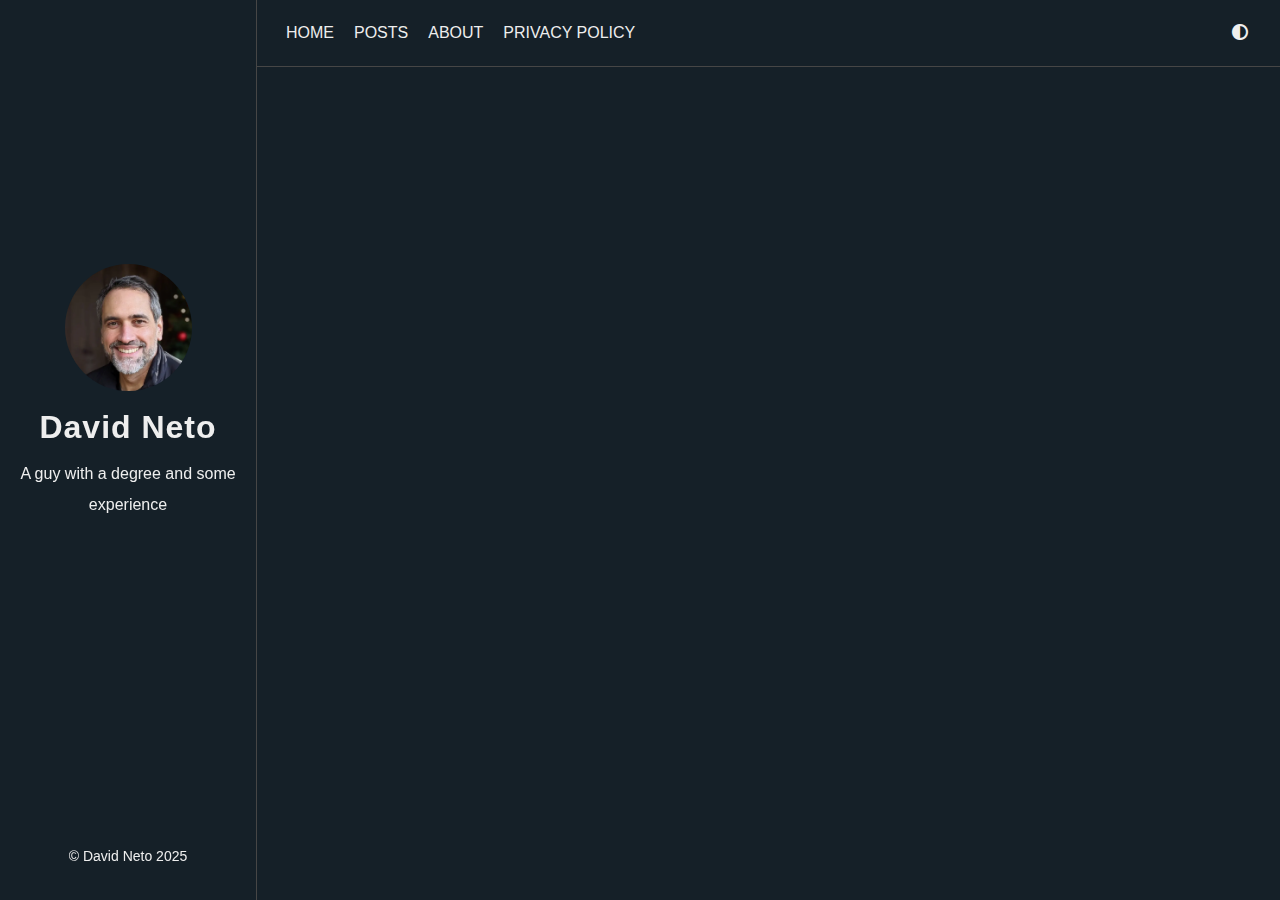
<file: tags/index.html>
<!doctype html><html dir=ltr lang=en data-theme=dark class="html theme--dark"><head><meta charset=utf-8><title>David Neto
|
Tags
</title><meta name=generator content="Hugo 0.140.2"><meta name=viewport content="width=device-width,initial-scale=1,viewport-fit=cover"><meta name=author content="David Neto"><meta name=description content="A guy with a degree and some experience"><link rel=stylesheet href=/scss/main.min.8573ccbcce9adb4803b05cc0cc2c1a2320227009e14b84f4ad07ef744f54a09b.css integrity="sha256-hXPMvM6a20gDsFzAzCwaIyAicAnhS4T0rQfvdE9UoJs=" crossorigin=anonymous type=text/css><link rel=stylesheet href=/css/markupHighlight.min.73ccfdf28df555e11009c13c20ced067af3cb021504cba43644c705930428b00.css integrity="sha256-c8z98o31VeEQCcE8IM7QZ688sCFQTLpDZExwWTBCiwA=" crossorigin=anonymous type=text/css><link rel=stylesheet href=/css/styles.min.9648e1953b0025dae07f9c5160c627e57270deca36fbdcea289f9c852952a08b.css integrity="sha256-lkjhlTsAJdrgf5xRYMYn5XJw3so2+9zqKJ+chSlSoIs=" crossorigin=anonymous media=screen><link rel=stylesheet href=/fontawesome/css/fontawesome.min.137b1cf3cea9a8adb7884343a9a5ddddf4280f59153f74dc782fb7f7bf0d0519.css integrity="sha256-E3sc886pqK23iENDqaXd3fQoD1kVP3TceC+3978NBRk=" crossorigin=anonymous type=text/css><link rel=stylesheet href=/fontawesome/css/solid.min.e65dc5b48fb5f39b142360c57c3a215744c94e56c755c929cc3e88fe12aab4d3.css integrity="sha256-5l3FtI+185sUI2DFfDohV0TJTlbHVckpzD6I/hKqtNM=" crossorigin=anonymous type=text/css><link rel=stylesheet href=/fontawesome/css/regular.min.6f4f16d58da1c82c0c3a3436e021a3d39b4742f741192c546e73e947eacfd92f.css integrity="sha256-b08W1Y2hyCwMOjQ24CGj05tHQvdBGSxUbnPpR+rP2S8=" crossorigin=anonymous type=text/css><link rel=stylesheet href=/fontawesome/css/brands.min.e10425ad768bc98ff1fb272a0ac8420f9d1ba22f0612c08ff1010c95080ffe7e.css integrity="sha256-4QQlrXaLyY/x+ycqCshCD50boi8GEsCP8QEMlQgP/n4=" crossorigin=anonymous type=text/css><link rel="shortcut icon" href=/favicon.ico type=image/x-icon><link rel=apple-touch-icon sizes=180x180 href=/apple-touch-icon.png><link rel=icon type=image/png sizes=32x32 href=/favicon-32x32.png><link rel=icon type=image/png sizes=16x16 href=/favicon-16x16.png><link rel=canonical href=https://www.dneto.dev/tags/><link rel=alternate type=application/rss+xml href=/tags/index.xml title="Afflatus detritus"><script type=text/javascript src=/js/anatole-header.min.f9132794301a01ff16550ed66763482bd848f62243d278f5e550229a158bfd32.js integrity="sha256-+RMnlDAaAf8WVQ7WZ2NIK9hI9iJD0nj15VAimhWL/TI=" crossorigin=anonymous></script><script type=text/javascript src=/js/anatole-theme-switcher.min.d6d329d93844b162e8bed1e915619625ca91687952177552b9b3e211014a2957.js integrity="sha256-1tMp2ThEsWLovtHpFWGWJcqRaHlSF3VSubPiEQFKKVc=" crossorigin=anonymous></script><meta name=twitter:card content="summary"><meta name=twitter:title content="Tags"><meta name=twitter:description content="A guy with a degree and some experience"><meta property="og:url" content="https://www.dneto.dev/tags/"><meta property="og:site_name" content="Afflatus detritus"><meta property="og:title" content="Tags"><meta property="og:description" content="A guy with a degree and some experience"><meta property="og:locale" content="en_us"><meta property="og:type" content="website"></head><body class=body><div class=wrapper><aside class=wrapper__sidebar><div class="sidebar
."><div class=sidebar__content><div class=sidebar__introduction><img class=sidebar__introduction-profileimage src=/images/profile.webp alt="profile picture"><div class=sidebar__introduction-title><a href=/>David Neto</a></div><div class=sidebar__introduction-description><p>A guy with a degree and some experience</p></div></div><ul class=sidebar__list></ul></div><footer class="footer footer__sidebar"><ul class=footer__list><li class=footer__item>&copy;
David Neto
2025</li></ul></footer><script type=text/javascript src=/js/medium-zoom.min.1248fa75275e5ef0cbef27e8c1e27dc507c445ae3a2c7d2ed0be0809555dac64.js integrity="sha256-Ekj6dSdeXvDL7yfoweJ9xQfERa46LH0u0L4ICVVdrGQ=" crossorigin=anonymous></script><script async src="https://www.googletagmanager.com/gtag/js?id=G-920QQBQFLX"></script><script>window.dataLayer=window.dataLayer||[];function gtag(){dataLayer.push(arguments)}gtag("js",new Date),gtag("config","G-920QQBQFLX")</script></div></aside><main class=wrapper__main><header class=header><div class=.><a role=button class=navbar-burger data-target=navMenu aria-label=menu aria-expanded=false><span aria-hidden=true class=navbar-burger__line></span>
<span aria-hidden=true class=navbar-burger__line></span>
<span aria-hidden=true class=navbar-burger__line></span></a><nav class=nav><ul class=nav__list id=navMenu><li class=nav__list-item><a href=/ title>Home</a></li><li class=nav__list-item><a href=/posts/ title>Posts</a></li><li class=nav__list-item><a href=/about/ title>About</a></li><li class=nav__list-item><a href=/privacy/ title>Privacy policy</a></li></ul><ul class="nav__list nav__list--end"><li class=nav__list-item><div class=themeswitch><a title="Switch Theme"><i class="fas fa-adjust fa-fw" aria-hidden=true></i></a></div></li></ul></nav></div></header><div class="archive
."></div></main></div><footer class="footer footer__base"><ul class=footer__list><li class=footer__item>&copy;
David Neto
2025</li></ul></footer><script type=text/javascript src=/js/medium-zoom.min.1248fa75275e5ef0cbef27e8c1e27dc507c445ae3a2c7d2ed0be0809555dac64.js integrity="sha256-Ekj6dSdeXvDL7yfoweJ9xQfERa46LH0u0L4ICVVdrGQ=" crossorigin=anonymous></script><script async src="https://www.googletagmanager.com/gtag/js?id=G-920QQBQFLX"></script><script>window.dataLayer=window.dataLayer||[];function gtag(){dataLayer.push(arguments)}gtag("js",new Date),gtag("config","G-920QQBQFLX")</script></body></html>
</file>
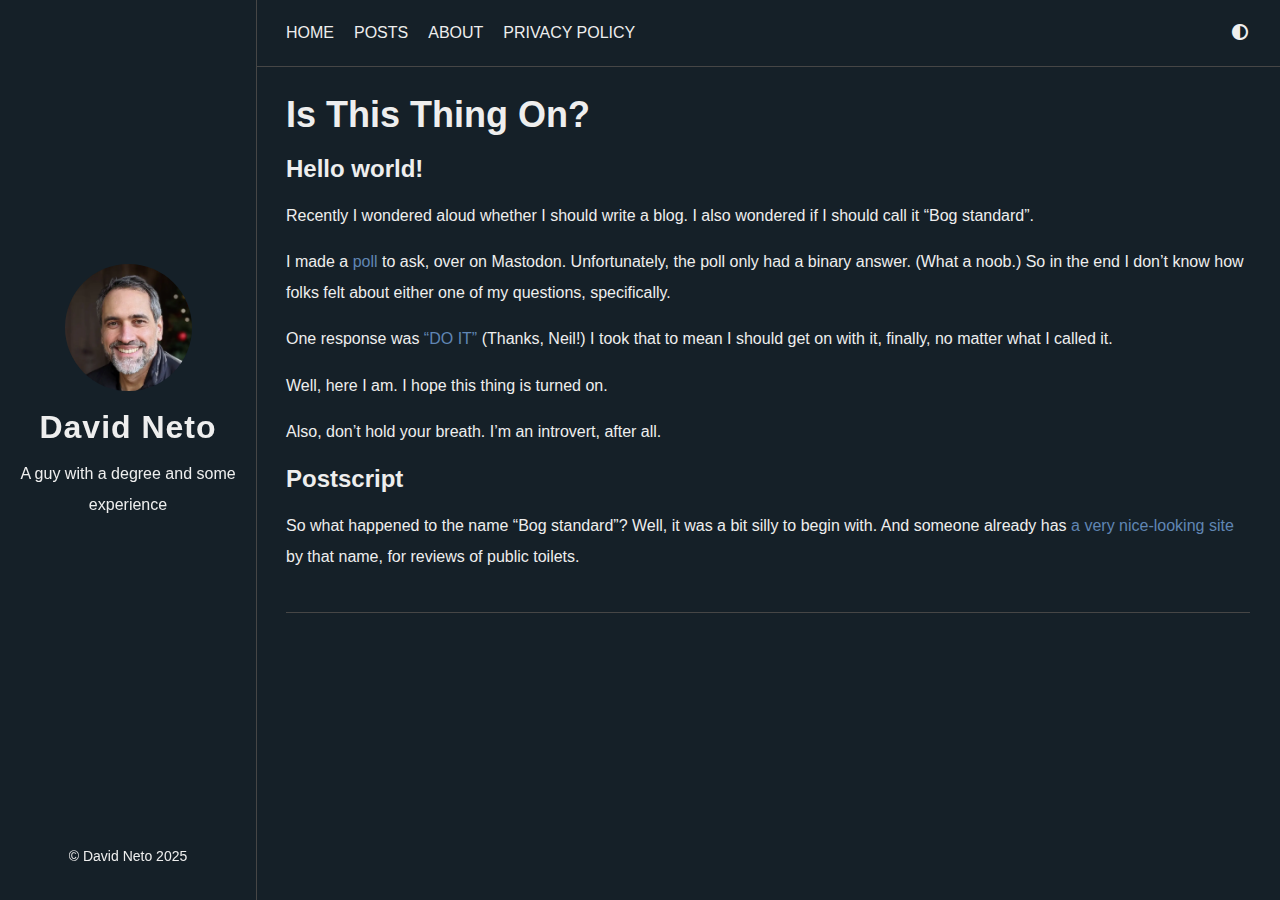
<file: posts/2023/my-first-post/index.html>
<!doctype html><html dir=ltr lang=en data-theme=dark class="html theme--dark"><head><meta charset=utf-8><title>David Neto
|
Is this thing on?
</title><meta name=generator content="Hugo 0.140.2"><meta name=viewport content="width=device-width,initial-scale=1,viewport-fit=cover"><meta name=author content="David Neto"><meta name=description content="A guy with a degree and some experience"><link rel=stylesheet href=/scss/main.min.8573ccbcce9adb4803b05cc0cc2c1a2320227009e14b84f4ad07ef744f54a09b.css integrity="sha256-hXPMvM6a20gDsFzAzCwaIyAicAnhS4T0rQfvdE9UoJs=" crossorigin=anonymous type=text/css><link rel=stylesheet href=/css/markupHighlight.min.73ccfdf28df555e11009c13c20ced067af3cb021504cba43644c705930428b00.css integrity="sha256-c8z98o31VeEQCcE8IM7QZ688sCFQTLpDZExwWTBCiwA=" crossorigin=anonymous type=text/css><link rel=stylesheet href=/css/styles.min.9648e1953b0025dae07f9c5160c627e57270deca36fbdcea289f9c852952a08b.css integrity="sha256-lkjhlTsAJdrgf5xRYMYn5XJw3so2+9zqKJ+chSlSoIs=" crossorigin=anonymous media=screen><link rel=stylesheet href=/fontawesome/css/fontawesome.min.137b1cf3cea9a8adb7884343a9a5ddddf4280f59153f74dc782fb7f7bf0d0519.css integrity="sha256-E3sc886pqK23iENDqaXd3fQoD1kVP3TceC+3978NBRk=" crossorigin=anonymous type=text/css><link rel=stylesheet href=/fontawesome/css/solid.min.e65dc5b48fb5f39b142360c57c3a215744c94e56c755c929cc3e88fe12aab4d3.css integrity="sha256-5l3FtI+185sUI2DFfDohV0TJTlbHVckpzD6I/hKqtNM=" crossorigin=anonymous type=text/css><link rel=stylesheet href=/fontawesome/css/regular.min.6f4f16d58da1c82c0c3a3436e021a3d39b4742f741192c546e73e947eacfd92f.css integrity="sha256-b08W1Y2hyCwMOjQ24CGj05tHQvdBGSxUbnPpR+rP2S8=" crossorigin=anonymous type=text/css><link rel=stylesheet href=/fontawesome/css/brands.min.e10425ad768bc98ff1fb272a0ac8420f9d1ba22f0612c08ff1010c95080ffe7e.css integrity="sha256-4QQlrXaLyY/x+ycqCshCD50boi8GEsCP8QEMlQgP/n4=" crossorigin=anonymous type=text/css><link rel="shortcut icon" href=/favicon.ico type=image/x-icon><link rel=apple-touch-icon sizes=180x180 href=/apple-touch-icon.png><link rel=icon type=image/png sizes=32x32 href=/favicon-32x32.png><link rel=icon type=image/png sizes=16x16 href=/favicon-16x16.png><link rel=canonical href=https://www.dneto.dev/posts/2023/my-first-post/><script type=text/javascript src=/js/anatole-header.min.f9132794301a01ff16550ed66763482bd848f62243d278f5e550229a158bfd32.js integrity="sha256-+RMnlDAaAf8WVQ7WZ2NIK9hI9iJD0nj15VAimhWL/TI=" crossorigin=anonymous></script><script type=text/javascript src=/js/anatole-theme-switcher.min.d6d329d93844b162e8bed1e915619625ca91687952177552b9b3e211014a2957.js integrity="sha256-1tMp2ThEsWLovtHpFWGWJcqRaHlSF3VSubPiEQFKKVc=" crossorigin=anonymous></script><meta name=twitter:card content="summary"><meta name=twitter:title content="Is this thing on?"><meta name=twitter:description content="Hello world! Recently I wondered aloud whether I should write a blog. I also wondered if I should call it “Bog standard”.
I made a poll to ask, over on Mastodon. Unfortunately, the poll only had a binary answer. (What a noob.) So in the end I don’t know how folks felt about either one of my questions, specifically.
One response was “DO IT” (Thanks, Neil!) I took that to mean I should get on with it, finally, no matter what I called it."><meta property="og:url" content="https://www.dneto.dev/posts/2023/my-first-post/"><meta property="og:site_name" content="Afflatus detritus"><meta property="og:title" content="Is this thing on?"><meta property="og:description" content="Hello world! Recently I wondered aloud whether I should write a blog. I also wondered if I should call it “Bog standard”.
I made a poll to ask, over on Mastodon. Unfortunately, the poll only had a binary answer. (What a noob.) So in the end I don’t know how folks felt about either one of my questions, specifically.
One response was “DO IT” (Thanks, Neil!) I took that to mean I should get on with it, finally, no matter what I called it."><meta property="og:locale" content="en_us"><meta property="og:type" content="article"><meta property="article:section" content="posts"><meta property="article:published_time" content="2023-02-09T22:18:55-05:00"><meta property="article:modified_time" content="2023-02-09T22:18:55-05:00"><script type=application/ld+json>{"@context":"http://schema.org","@type":"BlogPosting","articleSection":"posts","name":"Is this thing on?","headline":"Is this thing on?","alternativeHeadline":"","description":"
      
        \u003ch2 id=\u0022hello-world\u0022\u003eHello world!\u003c\/h2\u003e\n\u003cp\u003eRecently I wondered aloud whether I should write a blog.\nI also wondered if I should call it \u0026ldquo;Bog standard\u0026rdquo;.\u003c\/p\u003e\n\u003cp\u003eI made a \u003ca href=\u0022https:\/\/mastodon.gamedev.place\/@dneto\/109772457055894516\u0022\u003epoll\u003c\/a\u003e to ask, over on Mastodon.\nUnfortunately, the poll only had a binary answer.  (What a noob.)\nSo in the end I don\u0026rsquo;t know how folks felt about either one of my questions, specifically.\u003c\/p\u003e\n\u003cp\u003eOne response was \u003ca href=\u0022https:\/\/mastodon.gamedev.place\/@sheredom\/109772462178688976\u0022\u003e\u0026ldquo;DO IT\u0026rdquo;\u003c\/a\u003e (Thanks, Neil!)\nI took that to mean I should get on with it, finally, no matter what I called it.\u003c\/p\u003e


      


    ","inLanguage":"en-us","isFamilyFriendly":"true","mainEntityOfPage":{"@type":"WebPage","@id":"https:\/\/www.dneto.dev\/posts\/2023\/my-first-post\/"},"author":{"@type":"Person","name":"David Neto"},"creator":{"@type":"Person","name":"David Neto"},"accountablePerson":{"@type":"Person","name":"David Neto"},"copyrightHolder":{"@type":"Person","name":"David Neto"},"copyrightYear":"2023","dateCreated":"2023-02-09T22:18:55.00Z","datePublished":"2023-02-09T22:18:55.00Z","dateModified":"2023-02-09T22:18:55.00Z","publisher":{"@type":"Organization","name":"David Neto","url":"https://www.dneto.dev/","logo":{"@type":"ImageObject","url":"https:\/\/www.dneto.dev\/favicon-32x32.png","width":"32","height":"32"}},"image":[],"url":"https:\/\/www.dneto.dev\/posts\/2023\/my-first-post\/","wordCount":"139","genre":[],"keywords":[]}</script></head><body class=body><div class=wrapper><aside class=wrapper__sidebar><div class="sidebar
."><div class=sidebar__content><div class=sidebar__introduction><img class=sidebar__introduction-profileimage src=/images/profile.webp alt="profile picture"><div class=sidebar__introduction-title><a href=/>David Neto</a></div><div class=sidebar__introduction-description><p>A guy with a degree and some experience</p></div></div><ul class=sidebar__list></ul></div><footer class="footer footer__sidebar"><ul class=footer__list><li class=footer__item>&copy;
David Neto
2025</li></ul></footer><script type=text/javascript src=/js/medium-zoom.min.1248fa75275e5ef0cbef27e8c1e27dc507c445ae3a2c7d2ed0be0809555dac64.js integrity="sha256-Ekj6dSdeXvDL7yfoweJ9xQfERa46LH0u0L4ICVVdrGQ=" crossorigin=anonymous></script><script async src="https://www.googletagmanager.com/gtag/js?id=G-920QQBQFLX"></script><script>window.dataLayer=window.dataLayer||[];function gtag(){dataLayer.push(arguments)}gtag("js",new Date),gtag("config","G-920QQBQFLX")</script></div></aside><main class=wrapper__main><header class=header><div class=.><a role=button class=navbar-burger data-target=navMenu aria-label=menu aria-expanded=false><span aria-hidden=true class=navbar-burger__line></span>
<span aria-hidden=true class=navbar-burger__line></span>
<span aria-hidden=true class=navbar-burger__line></span></a><nav class=nav><ul class=nav__list id=navMenu><li class=nav__list-item><a href=/ title>Home</a></li><li class=nav__list-item><a href=/posts/ title>Posts</a></li><li class=nav__list-item><a href=/about/ title>About</a></li><li class=nav__list-item><a href=/privacy/ title>Privacy policy</a></li></ul><ul class="nav__list nav__list--end"><li class=nav__list-item><div class=themeswitch><a title="Switch Theme"><i class="fas fa-adjust fa-fw" aria-hidden=true></i></a></div></li></ul></nav></div></header><div class="post
."><div class=post__content><h1>Is This Thing On?</h1><h2 id=hello-world>Hello world!</h2><p>Recently I wondered aloud whether I should write a blog.
I also wondered if I should call it &ldquo;Bog standard&rdquo;.</p><p>I made a <a href=https://mastodon.gamedev.place/@dneto/109772457055894516>poll</a> to ask, over on Mastodon.
Unfortunately, the poll only had a binary answer. (What a noob.)
So in the end I don&rsquo;t know how folks felt about either one of my questions, specifically.</p><p>One response was <a href=https://mastodon.gamedev.place/@sheredom/109772462178688976>&ldquo;DO IT&rdquo;</a> (Thanks, Neil!)
I took that to mean I should get on with it, finally, no matter what I called it.</p><p>Well, here I am. I hope this thing is turned on.</p><p>Also, don&rsquo;t hold your breath. I&rsquo;m an introvert, after all.</p><h2 id=postscript>Postscript</h2><p>So what happened to the name &ldquo;Bog standard&rdquo;?
Well, it was a bit silly to begin with.
And someone already has <a href=https://bogstandardtoiletnews.wordpress.com/>a very nice-looking site</a>
by that name, for reviews of public toilets.</p></div><div class=post__footer></div></div></main></div><footer class="footer footer__base"><ul class=footer__list><li class=footer__item>&copy;
David Neto
2025</li></ul></footer><script type=text/javascript src=/js/medium-zoom.min.1248fa75275e5ef0cbef27e8c1e27dc507c445ae3a2c7d2ed0be0809555dac64.js integrity="sha256-Ekj6dSdeXvDL7yfoweJ9xQfERa46LH0u0L4ICVVdrGQ=" crossorigin=anonymous></script><script async src="https://www.googletagmanager.com/gtag/js?id=G-920QQBQFLX"></script><script>window.dataLayer=window.dataLayer||[];function gtag(){dataLayer.push(arguments)}gtag("js",new Date),gtag("config","G-920QQBQFLX")</script></body></html>
</file>
